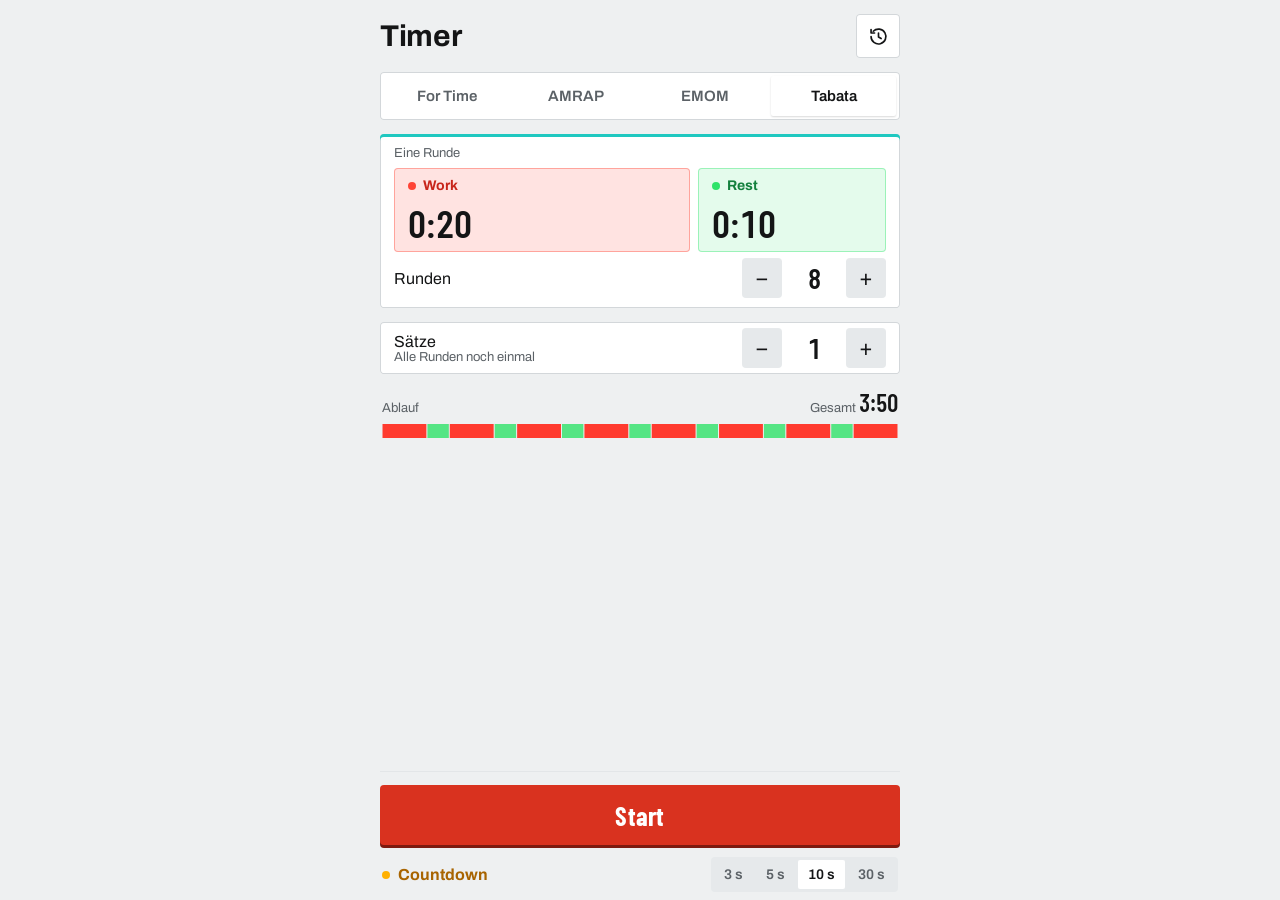
<file: index.html>
<!DOCTYPE html>
<html lang="de">
<head>
<meta charset="utf-8">
<meta name="viewport" content="width=device-width,initial-scale=1,viewport-fit=cover">
<meta name="theme-color" content="#000000">
<meta name="apple-mobile-web-app-capable" content="yes">
<meta name="mobile-web-app-capable" content="yes">
<meta name="apple-mobile-web-app-status-bar-style" content="black-translucent">
<meta name="apple-mobile-web-app-title" content="wod-clock">
<meta name="description" content="Workout-Timer für CrossFit und Functional Fitness: For Time, AMRAP, EMOM und Tabata.">
<title>wod-clock</title>
<link rel="manifest" href="manifest.webmanifest">
<link rel="icon" href="icons/icon.svg" type="image/svg+xml">
<link rel="icon" href="icons/favicon-32.png" sizes="32x32" type="image/png">
<link rel="apple-touch-icon" href="icons/icon-180.png">
<link rel="preconnect" href="https://fonts.googleapis.com">
<link rel="preconnect" href="https://fonts.gstatic.com" crossorigin>
<link href="https://fonts.googleapis.com/css2?family=Archivo:wght@400;500;600;700&family=Barlow+Condensed:wght@600;700&display=swap" rel="stylesheet">
<link rel="stylesheet" href="css/app.css">
<script type="module" src="js/main.js"></script>
</head>
<body>

<!-- ============ Timer einstellen ============ -->
<section class="view" id="vSetup" aria-label="Timer einstellen">
  <div class="scroll" data-scroll>
    <div class="head"><h1>Timer</h1>
      <button class="sq" id="toSaved" aria-label="Favoriten und Verlauf"><svg viewBox="0 0 24 24"><path d="M3.5 12a8.5 8.5 0 1 0 2.5-6"/><path d="M3.5 4v4h4M12 8v4.5l3 1.8"/></svg></button>
    </div>
    <div class="seg" role="group" aria-label="Workout-Typ" id="modes"></div>
    <div id="body" style="display:flex;flex-direction:column;gap:14px"></div>
  </div>
  <div class="dock"><button class="start" id="start">Start</button><div class="rowx cd" id="cdRow"></div></div>
</section>

<!-- ============ Gespeichert ============ -->
<section class="view hide" id="vSaved" aria-label="Favoriten und Verlauf">
  <div class="scroll" data-scroll style="padding-bottom:calc(env(safe-area-inset-bottom) + 24px)">
    <div class="head" style="justify-content:flex-start">
      <button class="sq" id="back" aria-label="Zurück zum Timer"><svg viewBox="0 0 24 24"><path d="M15 4l-8 8 8 8"/></svg></button>
      <h1 style="font-size:28px">Gespeichert</h1>
    </div>
    <div class="card stat"><b id="count">0</b><span id="countL">Workouts geschafft</span></div>
    <div class="h2"><span>Ergebnisse<small>letzte 10</small></span><button id="clearRes">Leeren</button></div>
    <div class="card list" id="resList"></div>
    <div class="h2"><span>Favoriten</span></div>
    <div class="card list" id="favList"></div>
    <div class="h2"><span>Verlauf<small>letzte 10</small></span><button id="clearHist">Leeren</button></div>
    <div class="card list" id="histList"></div>
    <p class="note">Antippen lädt den Timer. Der Stern macht ihn zum Favoriten oder entfernt ihn.</p>
    <div class="h2"><span>Einstellungen</span></div>
    <div class="card" id="prefs"></div>
    <p class="note" id="ver"></p>
  </div>
</section>

<!-- ============ Scrollrad ============ -->
<div id="sheet" role="dialog" aria-modal="true" aria-labelledby="shT">
  <div class="dim"></div>
  <div class="pan">
    <div class="sh"><button id="shNo">Abbrechen</button><b id="shT"></b><button id="shOk">Übernehmen</button></div>
    <div class="wheels" id="wheels"></div>
  </div>
</div>

<!-- ============ Laufender Timer ============ -->
<div id="run" aria-live="polite">
  <div class="rtop">
    <button class="rk" id="rClose" aria-label="Beenden"><svg viewBox="0 0 24 24"><path d="M6 6l12 12M18 6L6 18"/></svg></button>
    <span class="t" id="rTitle"></span>
    <button class="rk" id="rSnd" aria-label="Ton an oder aus"></button>
  </div>
  <div class="rmid">
    <button class="housing" id="clock">
      <div class="hgrid">
        <div class="cell cT"><span class="phase" id="lT"></span><div class="led" id="ledT"></div><span class="pz" aria-hidden="true"><i></i><i></i></span></div>
        <div class="cell cR"><span class="lbl" id="lR">Runde</span><div class="led" id="ledR"></div></div>
        <div class="cell cG" id="cG"><span class="lbl" id="lG">von</span><div class="led" id="ledG"></div></div>
      </div>
      <div class="foot"><span id="footR" class="num"></span></div>
      <div class="prog" id="rProg" aria-hidden="true"></div>
    </button>
    <div class="rinfo" id="rInfo"></div>
  </div>
  <div class="rctl" id="rCtl"></div>
  <div class="fin" id="fin"><div class="in">
    <h2 id="fT">Time!</h2>
    <div class="sub" id="fS"></div>
    <div class="housing" style="pointer-events:none"><div class="led" id="ledF"></div></div>
    <div class="res" id="fR"></div>
    <div class="splits fsp" id="fSp"></div>
    <button class="rk hide" id="fUndo" style="height:52px;font-size:16px;font-weight:600">Versehentlich? Letzte Runde zurück</button>
    <div class="btns"><button class="rk" id="fBack">Zum Timer</button><button class="pri" id="fAgain">Nochmal</button></div>
  </div></div>
</div>

</body>
</html>
</file>
<file: css/app.css>
:root{
  --bg:#000;--panel:#141415;--line:#1f1f21;--sep:#232325;--text:#ececea;--sub:#8a8a8a;--faint:#6e6e6e;
  --key:#232325;--segon:#2a2a2c;--red:#ff4436;--grn:#2fe36a;--redT:#ff4436;--grnT:#2fe36a;--amb:#ffb000;--ambT:#ffb000;--start:#ff4436;--startEdge:#6a120c;
  --sans:Archivo,-apple-system,BlinkMacSystemFont,"Segoe UI",Roboto,sans-serif;
  --cond:"Barlow Condensed","Arial Narrow",-apple-system,sans-serif;
  color-scheme:dark;
}
@media (prefers-color-scheme:light){
  :root:not([data-theme=dark]){--bg:#eef0f1;--panel:#fff;--line:#d3d7da;--sep:#e3e6e8;--text:#141516;--sub:#5b6166;--faint:#6b7176;
    --key:#e6e9eb;--segon:#fff;--redT:#c8261b;--grnT:#13803d;--ambT:#a86400;--start:#d9321f;--startEdge:#7d1a10;color-scheme:light}
}
:root[data-theme=light]{--bg:#eef0f1;--panel:#fff;--line:#d3d7da;--sep:#e3e6e8;--text:#141516;--sub:#5b6166;--faint:#6b7176;
  --key:#e6e9eb;--segon:#fff;--redT:#c8261b;--grnT:#13803d;--ambT:#a86400;--start:#d9321f;--startEdge:#7d1a10;color-scheme:light}

*{box-sizing:border-box;-webkit-tap-highlight-color:transparent}
html,body{margin:0;height:100%;background:var(--bg);color:var(--text);font-family:var(--sans);-webkit-font-smoothing:antialiased;overscroll-behavior:none}
button{font:inherit;color:inherit;border:0;background:none;padding:0;cursor:pointer;touch-action:manipulation}
:focus-visible{outline:2px solid var(--red);outline-offset:2px}
.hide{display:none!important}
.num{font-variant-numeric:tabular-nums}
.cond{font-family:var(--cond)}
.sr{position:absolute;width:1px;height:1px;overflow:hidden;clip:rect(0 0 0 0)}

/* ---------- views ---------- */
.view{position:fixed;inset:0;display:flex;flex-direction:column;
  padding:calc(env(safe-area-inset-top) + 14px) calc(env(safe-area-inset-right) + 18px) 0 calc(env(safe-area-inset-left) + 18px)}
.scroll{flex:1;min-height:0;overflow-y:auto;display:flex;flex-direction:column;gap:14px;padding-bottom:16px;max-width:520px;width:100%;margin:0 auto}
/* Inhalte nicht zusammendrücken: sonst schrumpfen lange Listen (overflow:hidden) und werden abgeschnitten, statt dass .scroll scrollt */
.scroll>*{flex-shrink:0}
.head{display:flex;justify-content:space-between;align-items:center;gap:10px;min-height:44px}
h1{margin:0;font-size:30px;font-weight:700;letter-spacing:-.01em}
.sq{width:44px;height:44px;display:grid;place-items:center;background:var(--panel);border-radius:4px;box-shadow:inset 0 0 0 1px var(--line);flex:0 0 auto}
.sq svg{width:21px;height:21px;fill:none;stroke:var(--text);stroke-width:1.9;stroke-linecap:round;stroke-linejoin:round}
.seg{display:grid;grid-template-columns:repeat(4,minmax(0,1fr));gap:4px;background:var(--panel);border-radius:4px;padding:4px;box-shadow:inset 0 0 0 1px var(--line)}
.seg button{height:40px;border-radius:2px;color:var(--sub);font-size:15px;font-weight:600}
.seg button{transition:box-shadow .2s}
.seg button[aria-pressed=true]{background:var(--segon);color:var(--text);box-shadow:inset 0 1px 0 rgba(255,255,255,.07),0 1px 2px rgba(0,0,0,.15)}
.acc{box-shadow:inset 0 3px 0 var(--mode,#888),inset 0 0 0 1px var(--line)!important;transition:box-shadow .2s}
.card{background:var(--panel);border-radius:4px;box-shadow:inset 0 0 0 1px var(--line)}
.lab{font-size:13px;color:var(--sub)}
.blocks{display:flex;gap:8px}
.block{flex:2;min-width:0;height:84px;border-radius:4px;padding:10px 14px;text-align:left;display:flex;flex-direction:column;justify-content:space-between;
  background:color-mix(in srgb,var(--red) 15%,var(--panel));box-shadow:inset 0 0 0 1px color-mix(in srgb,var(--red) 40%,transparent)}
.block.rest{flex:1.2;background:color-mix(in srgb,var(--grn) 13%,var(--panel));box-shadow:inset 0 0 0 1px color-mix(in srgb,var(--grn) 40%,transparent)}
.block .k{display:flex;align-items:center;gap:7px;font-size:14px;font-weight:700;color:var(--redT)}
.block.rest .k{color:var(--grnT)}
.dot{width:8px;height:8px;border-radius:50%;background:var(--red);flex:0 0 auto}
.rest .dot{background:var(--grn)}
.block .v,.big .v{font-family:var(--cond);font-weight:600;line-height:1;font-variant-numeric:tabular-nums}
.block .v{font-size:38px}
.rowx{display:flex;align-items:center;justify-content:space-between;min-height:52px;padding:0 14px;gap:10px;width:100%;text-align:left;font-size:16px}
.rowx+.rowx{box-shadow:inset 0 1px 0 var(--sep)}
.rowx small{display:block;font-size:13px;color:var(--sub)}
.rowx .val{font-family:var(--cond);font-weight:600;font-size:28px;font-variant-numeric:tabular-nums}
.stp{display:flex;align-items:center;gap:10px}
.stp button{width:40px;height:40px;border-radius:4px;background:var(--key);font-size:22px;line-height:1;box-shadow:inset 0 1px 0 rgba(255,255,255,.05)}
.stp button:active{filter:brightness(1.25)}
.stp .val{min-width:44px;text-align:center;white-space:nowrap}
.big{width:100%;border-radius:4px;padding:16px 18px 12px;display:flex;flex-direction:column;align-items:center;gap:2px}
.big .v{font-size:clamp(84px,26vw,118px);font-weight:700}
.big .t{font-size:15px;color:var(--sub)}
.big .h{font-size:14px;color:var(--faint)}
.chips{display:grid;gap:6px}
.chips button{height:40px;border-radius:2px;background:var(--panel);box-shadow:inset 0 0 0 1px var(--line);color:var(--sub);font-family:var(--cond);font-size:18px;font-weight:600}
.chips button[aria-pressed=true]{background:var(--segon);color:var(--text);box-shadow:inset 0 0 0 1.5px var(--text)}
.tl{display:flex;flex-direction:column;gap:7px;padding:0 2px}
.tl .r{display:flex;justify-content:space-between;align-items:baseline}
.tl b{font-family:var(--cond);font-size:24px;font-weight:600;color:var(--text);font-variant-numeric:tabular-nums}
.tl svg{width:100%;height:14px;display:block}
.tl .r>span:last-child{background:var(--bg);padding:0 0 0 8px;position:relative}
.dock{padding:10px 0 calc(env(safe-area-inset-bottom) + 18px);max-width:520px;width:100%;margin:0 auto}
/* Linie trennt Einstellen (oben) vom Starten (unten: Start-Knopf, darunter der Countdown) */
#vSetup .dock{padding-top:14px;padding-bottom:calc(env(safe-area-inset-bottom) + 8px);box-shadow:inset 0 1px 0 var(--sep)}
.start{width:100%;height:60px;border-radius:4px;background:var(--start);color:#fff;font-family:var(--cond);font-size:26px;font-weight:700;letter-spacing:.01em;box-shadow:0 3px 0 var(--startEdge)}
.start:active{transform:translateY(2px);box-shadow:0 1px 0 var(--startEdge)}


.view>.scroll,.view>.dock{position:relative;z-index:1}

/* saved */
.stat{display:flex;align-items:baseline;gap:12px;padding:14px 16px}
.stat b{font-family:var(--cond);font-size:52px;line-height:1;font-weight:700;font-variant-numeric:tabular-nums}
.stat span{color:var(--sub);font-size:15px}
.h2{display:flex;justify-content:space-between;align-items:baseline;padding:0 2px;margin-top:6px}
.h2 span{font-size:20px;font-weight:700}
.h2 small{font-size:13px;color:var(--faint);font-weight:500;margin-left:6px}
.h2 button{color:var(--sub);font-size:15px;padding:6px 0}
.list{overflow:hidden}
.it{display:flex;align-items:center;padding:4px 4px 4px 14px}
.it+.it{box-shadow:inset 0 1px 0 var(--sep)}
.it .go{flex:1;min-width:0;display:flex;align-items:center;gap:12px;padding:8px 0;text-align:left}
.it .md{width:8px;height:8px;border-radius:50%;flex:0 0 auto}
.it .tt{font-family:var(--cond);font-size:24px;font-weight:700;line-height:1.05;font-variant-numeric:tabular-nums}
.it .dd{font-size:13px;color:var(--sub)}
.star{width:44px;height:44px;display:grid;place-items:center;flex:0 0 auto}
.star svg{width:20px;height:20px;stroke-width:1.6;stroke-linejoin:round;fill:none;stroke:var(--faint)}
.star[aria-pressed=true] svg{fill:#ffb000;stroke:#ffb000}
.empty{padding:16px;color:var(--sub);font-size:15px;line-height:1.4}
/* Ergebnisliste; die Rundenzeiten nutzen die .splits-Tabelle aus dem Timer, hier mit den Farben der Seite */
.rs+.rs{box-shadow:inset 0 1px 0 var(--sep)}
.rs .go{width:100%;display:flex;align-items:center;gap:12px;padding:12px 10px 12px 14px;text-align:left}
.rs .md{width:8px;height:8px;border-radius:50%;flex:0 0 auto}
.rs .rx{flex:1;min-width:0}
.rs .tt{font-family:var(--cond);font-size:24px;font-weight:700;line-height:1.05}
.rs .dd{font-size:13px;color:var(--sub)}
.rs .rv{font-size:16px;font-weight:600;font-variant-numeric:tabular-nums;white-space:nowrap}
.rs .chev{width:18px;height:18px;flex:0 0 auto;fill:none;stroke:var(--faint);stroke-width:2;stroke-linecap:round;stroke-linejoin:round;transition:transform .2s}
.rs.open .chev{transform:rotate(180deg)}
.rsp{--r-faint:var(--faint);--r-line:var(--sep);--r-sub:var(--sub);--r-text:var(--text);--r-title:var(--sub);--r-best:#e08a00;margin:0 14px 12px 34px}
.rsp .sh2,.rsp .row{grid-template-columns:1fr 1fr 1fr}
.rsp .sh2{padding-top:0}
.rsp .row{padding-top:7px;padding-bottom:7px;font-size:15px}
.rsp .row b{font-size:17px}
.rsp .sl{font-size:13px;font-weight:600;color:var(--sub);padding:10px 2px 0}
.rsp .row.none{display:block;color:var(--faint)}
.note{margin:0 2px;font-size:13px;color:var(--faint)}
.sw{width:51px;height:31px;border-radius:4px;background:var(--key);position:relative;flex:0 0 auto}
.sw::after{content:"";position:absolute;top:3px;left:3px;width:25px;height:25px;border-radius:2px;background:#fff;box-shadow:0 1px 3px rgba(0,0,0,.3);transition:transform .15s}
.sw[aria-checked=true]{background:#2fa65a}
.sw[aria-checked=true]::after{transform:translateX(20px)}
.mini{display:grid;grid-template-columns:repeat(3,auto);gap:3px;background:var(--key);border-radius:4px;padding:3px}
.mini button{padding:7px 10px;border-radius:2px;font-size:14px;font-weight:600;color:var(--sub)}
.mini button[aria-pressed=true]{background:var(--panel);color:var(--text)}
/* Countdown-Wahl unter dem Start-Knopf */
.rowx.cd{padding:12px 2px 0;min-height:0}
/* gelb wie die Uhr im Countdown, Punkt und Wort wie Work/Rest */
.cd .k{display:flex;align-items:center;gap:8px;font-weight:700;color:var(--ambT)}
.cd .dot{background:var(--amb)}
.cd .mini{grid-template-columns:repeat(4,auto)}

/* sheet */
#sheet{position:fixed;inset:0;z-index:30;display:none}
#sheet.show{display:block}
#sheet .dim{position:absolute;inset:0;background:rgba(0,0,0,.5)}
#sheet .pan{position:absolute;left:0;right:0;bottom:0;max-width:520px;margin:0 auto;background:var(--panel);border-radius:6px 6px 0 0;box-shadow:0 -1px 0 var(--line);padding-bottom:calc(env(safe-area-inset-bottom) + 14px);animation:up .2s ease-out}
@keyframes up{from{transform:translateY(100%)}}
.sh{display:flex;justify-content:space-between;align-items:center;padding:12px 16px;box-shadow:inset 0 -1px 0 var(--sep)}
.sh b{font-size:17px}
.sh button{font-size:17px;min-width:90px;text-align:left;color:var(--sub);padding:8px 0}
.sh button:last-child{text-align:right;color:var(--redT);font-weight:700}
.wheels{display:flex;justify-content:center;align-items:center;gap:6px;padding:14px 16px;position:relative}
.wheels::before{content:"";position:absolute;left:16px;right:16px;top:calc(50% - 22px);height:44px;border-radius:4px;background:var(--key);pointer-events:none}
.wheel{height:220px;width:96px;overflow-y:scroll;scroll-snap-type:y mandatory;position:relative;scrollbar-width:none;
  -webkit-mask-image:linear-gradient(transparent,#000 30%,#000 70%,transparent);mask-image:linear-gradient(transparent,#000 30%,#000 70%,transparent)}
.wheel::-webkit-scrollbar{display:none}
.wheel div{height:44px;line-height:44px;text-align:center;font-family:var(--cond);font-size:30px;font-weight:600;scroll-snap-align:center;font-variant-numeric:tabular-nums}
.wheel .pad{scroll-snap-align:none}
.unit{position:relative;color:var(--sub);font-size:16px;width:34px}
.colon{position:relative;font-family:var(--cond);font-size:30px;font-weight:700}

/* ---------- run ---------- */
#run{position:fixed;inset:0;z-index:20;background:var(--r-bg);color:var(--r-text);display:none;flex-direction:column;
  padding:calc(env(safe-area-inset-top) + 10px) calc(env(safe-area-inset-right) + 16px) calc(env(safe-area-inset-bottom) + 16px) calc(env(safe-area-inset-left) + 16px);
  --led:#ff3b2f;--led2:#ffb000;--key:#1c1c1e}
/* Farben rund um die Uhr; das Uhrgehäuse (.housing) bleibt in jedem Theme schwarz wie eine echte LED-Uhr */
#run{--r-bg:#000;--r-text:#ececea;--r-title:#a3a3a6;--r-sub:#8a8a8a;--r-faint:#707070;--r-line:#1c1c1e;
  --r-key:#1c1c1e;--r-keyA:#2a2a2c;--r-keyEdge:#000;--r-del:#4a4a4d;--r-best:var(--led2);--r-red:#ff4436;--r-shadow:0 14px 30px rgba(0,0,0,.55)}
@media (prefers-color-scheme:light){
  :root:not([data-theme=dark]) #run{--r-bg:var(--bg);--r-text:#141516;--r-title:#5b6166;--r-sub:#5b6166;--r-faint:#6b7176;--r-line:#d3d7da;
    --r-key:#fff;--r-keyA:#e6e9eb;--r-keyEdge:#c9cdd0;--r-del:#9aa0a5;--r-best:#b26b00;--r-red:#c8261b;--r-shadow:0 8px 22px rgba(0,0,0,.18)}
}
:root[data-theme=light] #run{--r-bg:var(--bg);--r-text:#141516;--r-title:#5b6166;--r-sub:#5b6166;--r-faint:#6b7176;--r-line:#d3d7da;
  --r-key:#fff;--r-keyA:#e6e9eb;--r-keyEdge:#c9cdd0;--r-del:#9aa0a5;--r-best:#b26b00;--r-red:#c8261b;--r-shadow:0 8px 22px rgba(0,0,0,.18)}
#run.show{display:flex}
.rtop{display:flex;justify-content:space-between;align-items:center;gap:10px;min-height:44px}
.rtop .t{font-family:var(--cond);font-size:22px;font-weight:700;color:var(--r-title);text-align:center;flex:1;white-space:nowrap;overflow:hidden;text-overflow:ellipsis}
.rk{background:var(--r-key);border-radius:4px;box-shadow:inset 0 1px 0 rgba(255,255,255,.07),0 3px 0 var(--r-keyEdge);color:var(--r-text)}
.rk:active{background:var(--r-keyA)}
.rtop .rk{width:44px;height:44px;display:grid;place-items:center}
.rk svg{width:19px;height:19px;fill:none;stroke:currentColor;stroke-width:2.2;stroke-linecap:round;stroke-linejoin:round}
.rmid{flex:1;min-height:0;display:flex;flex-direction:column;justify-content:flex-start;gap:14px;padding-top:10px}
.housing{width:100%;background:#000;border-radius:4px;padding:20px 20px 14px;box-shadow:0 0 0 3px #24272a,var(--r-shadow);color:#ececea;text-align:left;display:block;
  user-select:none;-webkit-user-select:none;-webkit-touch-callout:none;transition:box-shadow .12s}
.housing.flash{box-shadow:0 0 0 3px var(--led),0 0 28px color-mix(in srgb,var(--led) 45%,transparent)}
.hgrid{display:grid;grid-template-columns:1fr 1fr;grid-template-areas:"t t" "r g";gap:6px 0;align-items:end}
.cell{display:flex;flex-direction:column;gap:6px;min-width:0}
.cR{grid-area:r;padding-top:10px;margin-top:6px;box-shadow:inset 0 1px 0 #161616}.cG{grid-area:g;align-items:flex-end;padding-top:10px;margin-top:6px;box-shadow:inset 0 1px 0 #161616}.cT{grid-area:t;position:relative}
.lbl{font-size:11px;color:#707070;letter-spacing:.04em}
/* Phase (WORK/REST) oben mittig in der Uhr; Höhe fest, damit die Ziffern im Countdown nicht springen */
.phase{font-family:var(--cond);font-size:22px;font-weight:700;letter-spacing:.1em;line-height:1;min-height:22px;text-align:center;color:var(--led);text-shadow:0 0 8px color-mix(in srgb,var(--led) 55%,transparent)}
.led svg{display:block;width:100%;height:auto;filter:drop-shadow(0 0 9px var(--led))}
.led .on{fill:var(--led)}.led .off{fill:var(--led);opacity:.035}
.cR .led,.cG .led{width:min(100%,64px)}
.cR .led svg,.cG .led svg{filter:drop-shadow(0 0 5px var(--led2))}
.cR .on,.cG .on{fill:var(--led2)}.cR .off,.cG .off{fill:var(--led2)}
.cG.hide+.cT{}
.foot{display:flex;justify-content:space-between;align-items:center;gap:12px;margin-top:14px;font-size:13px;font-weight:600;color:#8a8a8a;flex-wrap:wrap}
/* Ablauf-Leiste unten in der Uhr (js/progress.js) */
.prog{margin-top:12px;padding-top:12px;box-shadow:inset 0 1px 0 #1c1c1e}
.prog svg{display:block;width:100%;height:20px;overflow:visible}
.pz{position:absolute;inset:18px 0 0 0;display:none;align-items:center;justify-content:center;gap:5%;pointer-events:none}
.pz i{display:block;width:7%;height:62%;border-radius:2px;background:var(--led);box-shadow:0 0 14px var(--led)}
.paused .pz{display:flex}
.paused .cT .led{opacity:.22}
.rinfo{font-size:14px;color:var(--r-sub);min-height:20px;flex:1;display:flex;flex-direction:column}
.hint{display:flex;align-items:center;justify-content:center;gap:8px}
.hint i{width:8px;height:8px;border-radius:50%;background:var(--led);box-shadow:0 0 6px var(--led)}
.splits{flex:1;min-height:0;display:flex;flex-direction:column;margin-top:10px}
.splits .sh2,.splits .row{display:grid;grid-template-columns:1fr 1fr 1fr 44px;align-items:baseline;padding:0 2px}
.splits .sh2{font-size:12px;color:var(--r-faint);padding-top:10px;padding-bottom:6px;box-shadow:inset 0 -1px 0 var(--r-line)}
.splits .sh2 span:nth-child(2),.splits .row b{text-align:center}
.splits .sh2 span:nth-child(3),.splits .row span:nth-child(3){text-align:right}
/* × zum Löschen eines Fehltipps; Trefferfläche größer als das Symbol */
.splits .row{align-items:center}
.splits .del{justify-self:end;width:40px;height:32px;margin:-6px 0;display:grid;place-items:center;border-radius:4px;color:var(--r-del);transition:background .15s,color .15s}
.splits .del svg{width:14px;height:14px;fill:none;stroke:currentColor;stroke-width:2.4;stroke-linecap:round}
.splits .del:active{color:var(--r-text)}
/* Rand nach außen verschieben, damit die Spalten bündig bleiben */
.splits .row.arm{background:rgba(255,59,47,.12);border-radius:4px;margin:0 -6px;padding-left:8px;padding-right:8px}
.splits .row.arm b,.splits .row.arm.best b{color:var(--r-red);font-size:16px}
.splits .row.arm .del{color:#fff;background:#ff3b2f}
.splits .list2{flex:1;min-height:0;overflow-y:auto;-webkit-overflow-scrolling:touch;overscroll-behavior:contain}
.splits .row{padding-top:9px;padding-bottom:9px;font-size:17px;color:var(--r-sub);font-variant-numeric:tabular-nums}
.splits .row+.row{box-shadow:inset 0 1px 0 var(--r-line)}
.splits .row b{font-size:19px;font-weight:600;color:var(--r-text);line-height:1.2}
.splits .row.best b{color:var(--r-best)}
.rctl{display:flex;gap:10px;justify-content:center;margin-top:12px}
.rctl.off{visibility:hidden}
.hgrid:has(.cG.hide) .cR{grid-column:1/-1}
.rctl .rk{height:52px;padding:0 18px;display:inline-flex;align-items:center;justify-content:center;gap:8px;font-size:16px;font-weight:600;flex:1;max-width:220px}
.fin{position:absolute;inset:0;background:var(--r-bg);display:none;flex-direction:column;justify-content:center;gap:16px;z-index:3;
  padding:calc(env(safe-area-inset-top) + 20px) calc(env(safe-area-inset-right) + 18px) calc(env(safe-area-inset-bottom) + 20px) calc(env(safe-area-inset-left) + 18px)}
.fin.show{display:flex}
.fin .in{max-width:460px;width:100%;margin:0 auto;display:flex;flex-direction:column;gap:16px}
.fin h2{margin:0;font-family:var(--cond);font-size:56px;font-weight:700;color:var(--led);text-align:center;line-height:1}
.fin .sub{text-align:center;color:var(--r-title);font-size:16px;margin-top:-8px}
.fin .res div{display:flex;justify-content:space-between;padding:8px 2px;font-size:17px;font-variant-numeric:tabular-nums}
.fin .res div+div{box-shadow:inset 0 1px 0 var(--r-line)}
.fin .res span{color:var(--r-sub)}
/* Bei vielen Runden scrollt nur die Liste, Titel und Knöpfe bleiben sichtbar */
.fin .in{max-height:100%;min-height:0}
.fin .in>*:not(.fsp){flex-shrink:0}
.fin .fsp{flex:0 1 auto;margin-top:0;min-height:120px}
.fin .in:has(.fsp:not(:empty)) #ledF{width:min(100%,24vh);margin:0 auto}
.fin .fsp:empty{display:none}
.fin .fsp .sh2,.fin .fsp .row{grid-template-columns:1fr 1fr 1fr}
.fin .fsp .sl{font-size:13px;font-weight:600;color:var(--r-title);padding:12px 2px 2px}
.fin .fsp .row.none{display:block;color:var(--r-faint);font-size:15px}
.fin .btns{display:flex;gap:10px}
.fin .btns button{flex:1;height:56px;font-size:18px;font-weight:600}
.fin .btns .pri{background:var(--start);box-shadow:0 3px 0 var(--startEdge);color:#fff;border-radius:4px;font-family:var(--cond);font-size:24px;font-weight:700}

@media (orientation:landscape) and (max-height:560px){
  #run{--fix:178px;padding:calc(env(safe-area-inset-top) + 4px) calc(env(safe-area-inset-right) + 12px) calc(env(safe-area-inset-bottom) + 6px) calc(env(safe-area-inset-left) + 12px)}
  #run.nolap{--fix:128px}
  /* Ablauf-Leiste braucht 32px Höhe */
  #run.hasprog{--fix:210px}
  #run.nolap.hasprog{--fix:160px}
  .prog{margin-top:6px;padding-top:6px}
  .rtop{min-height:38px}
  .rtop .rk{width:38px;height:38px}
  .rtop .t{font-size:19px}
  .rmid{gap:0;justify-content:center}
  .housing{padding:10px 20px 8px}
  .hgrid{grid-template-columns:minmax(0,1fr) 1px auto;grid-template-areas:"t s r";gap:0 22px;align-items:center}
  .hgrid::before{content:"";grid-area:s;align-self:stretch;background:#161616}
  .cG{display:none!important}
  .cR,.hgrid:has(.cG.hide) .cR{grid-area:r;grid-column:3;padding-top:0;margin-top:0;box-shadow:none}
  .cR .led{width:calc((100vh - var(--fix)) * .4 * 1.31)}
  .cT{padding-top:0;margin-top:0;box-shadow:none;align-items:center}
  .cT .phase{align-self:stretch}
  .cT .led{width:min(100%,calc((100vh - var(--fix)) * 2.76))}
  .pz{inset:16px 0 0 0}
  .foot{margin-top:6px}
  .rinfo{display:none}
  .rctl{margin-top:8px}
  .rctl .rk{height:42px}
}
@supports (height:100dvh){
  @media (orientation:landscape) and (max-height:560px){
    .cR .led{width:calc((100dvh - var(--fix)) * .4 * 1.31)}
    .cT .led{width:min(100%,calc((100dvh - var(--fix)) * 2.76))}
  }
}
@media (prefers-reduced-motion:reduce){#sheet .pan{animation:none}}
</file>
